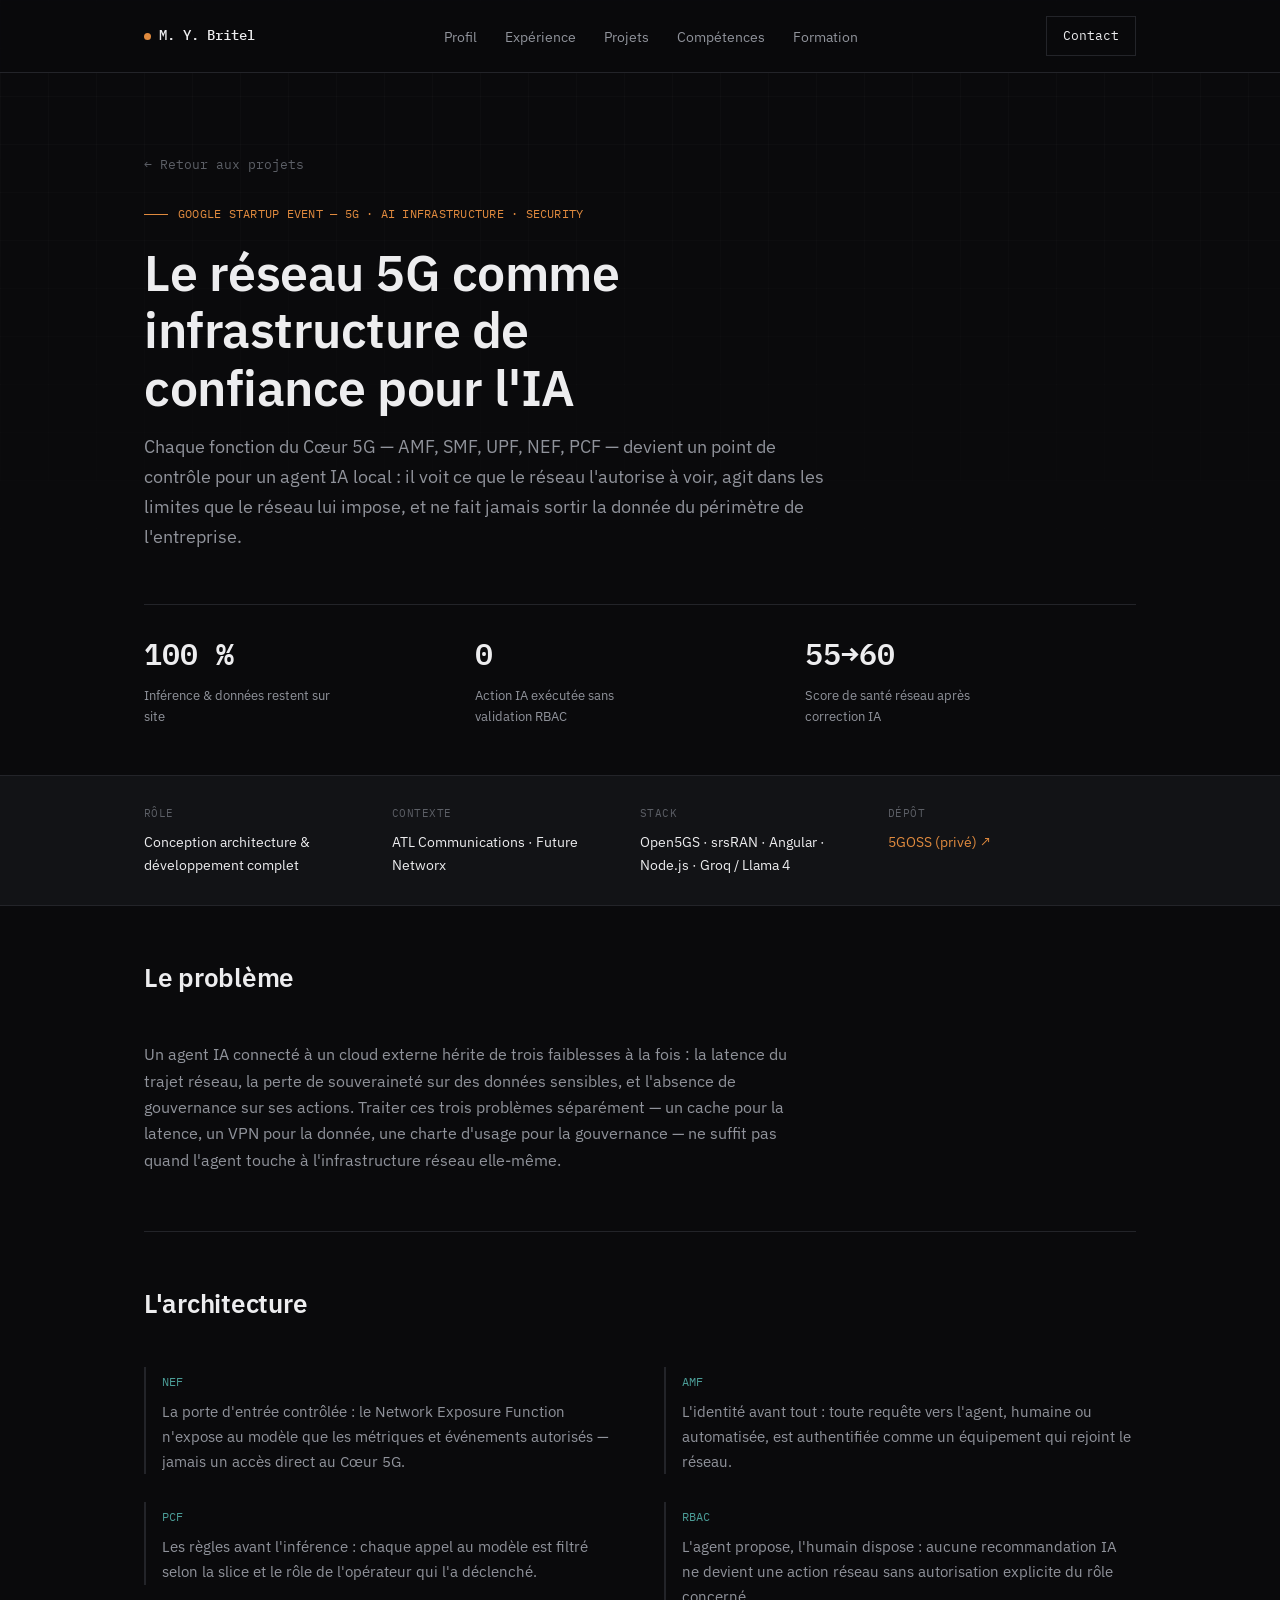
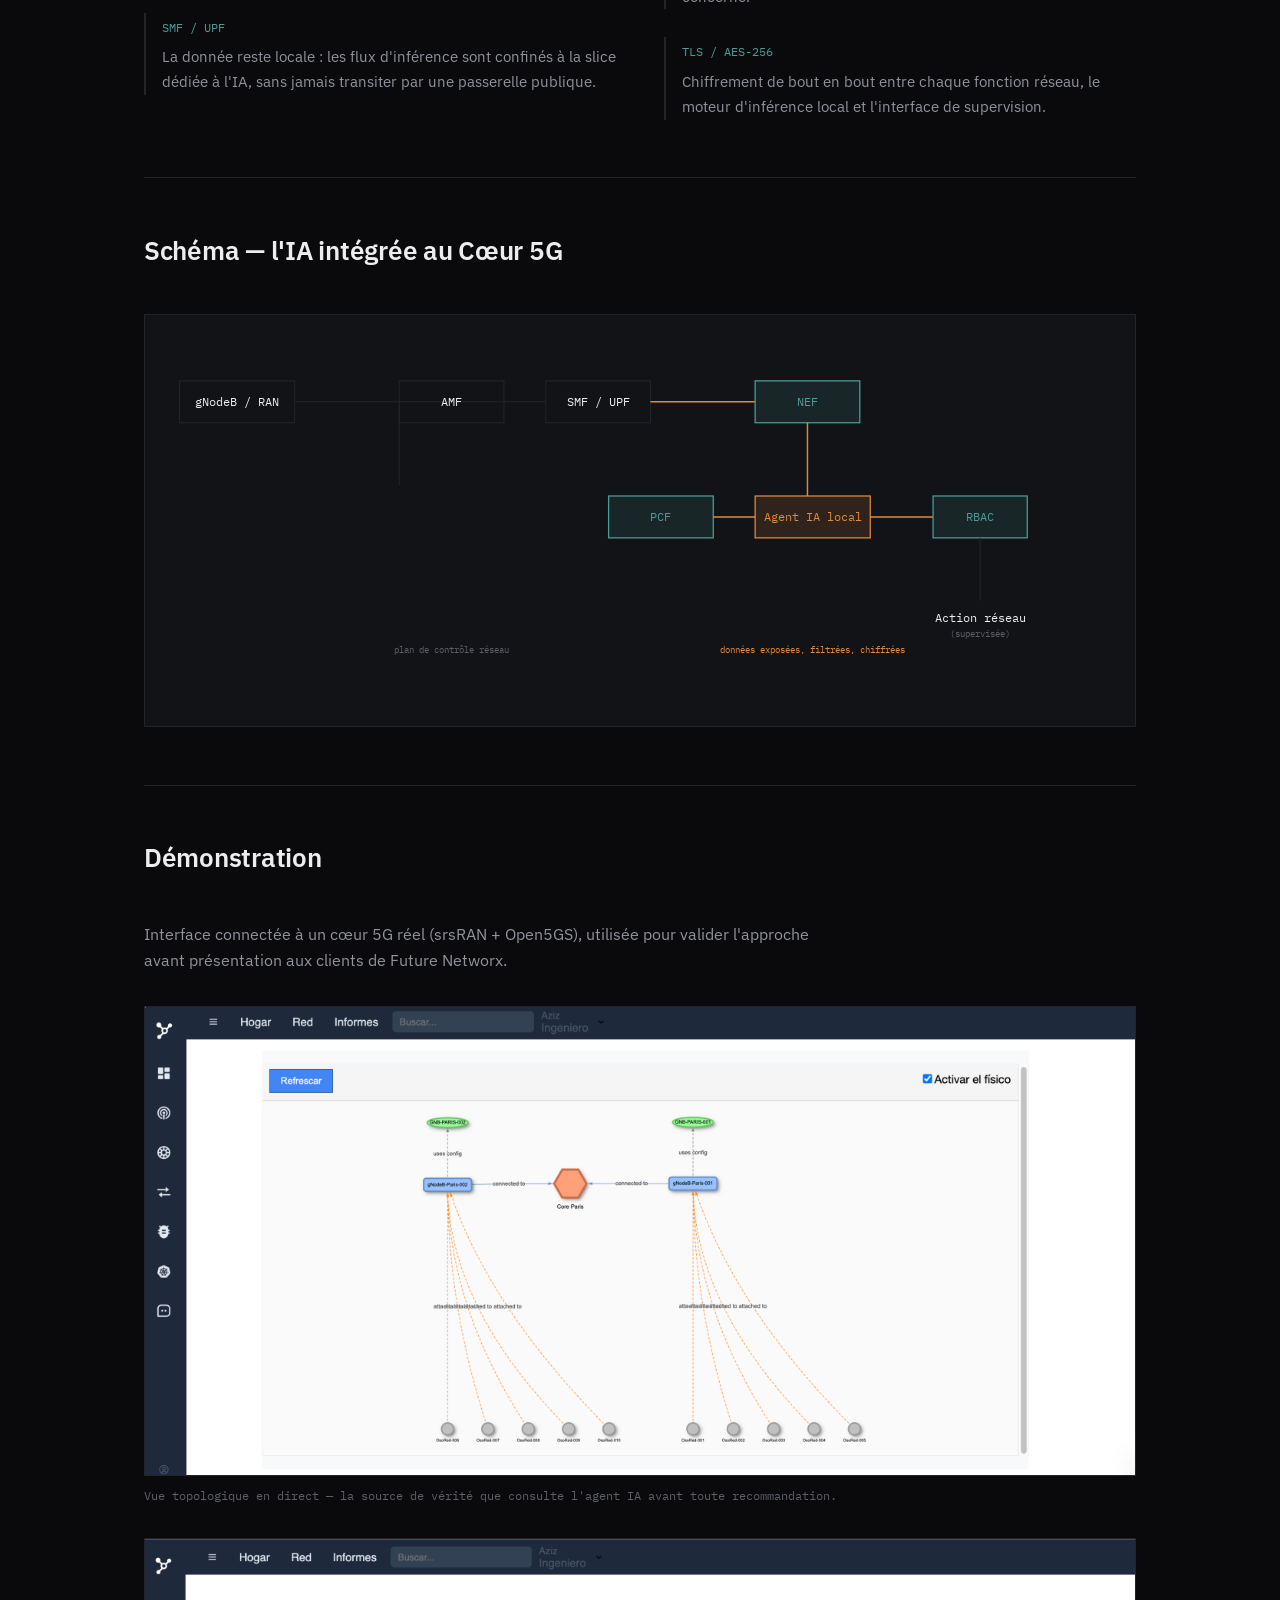
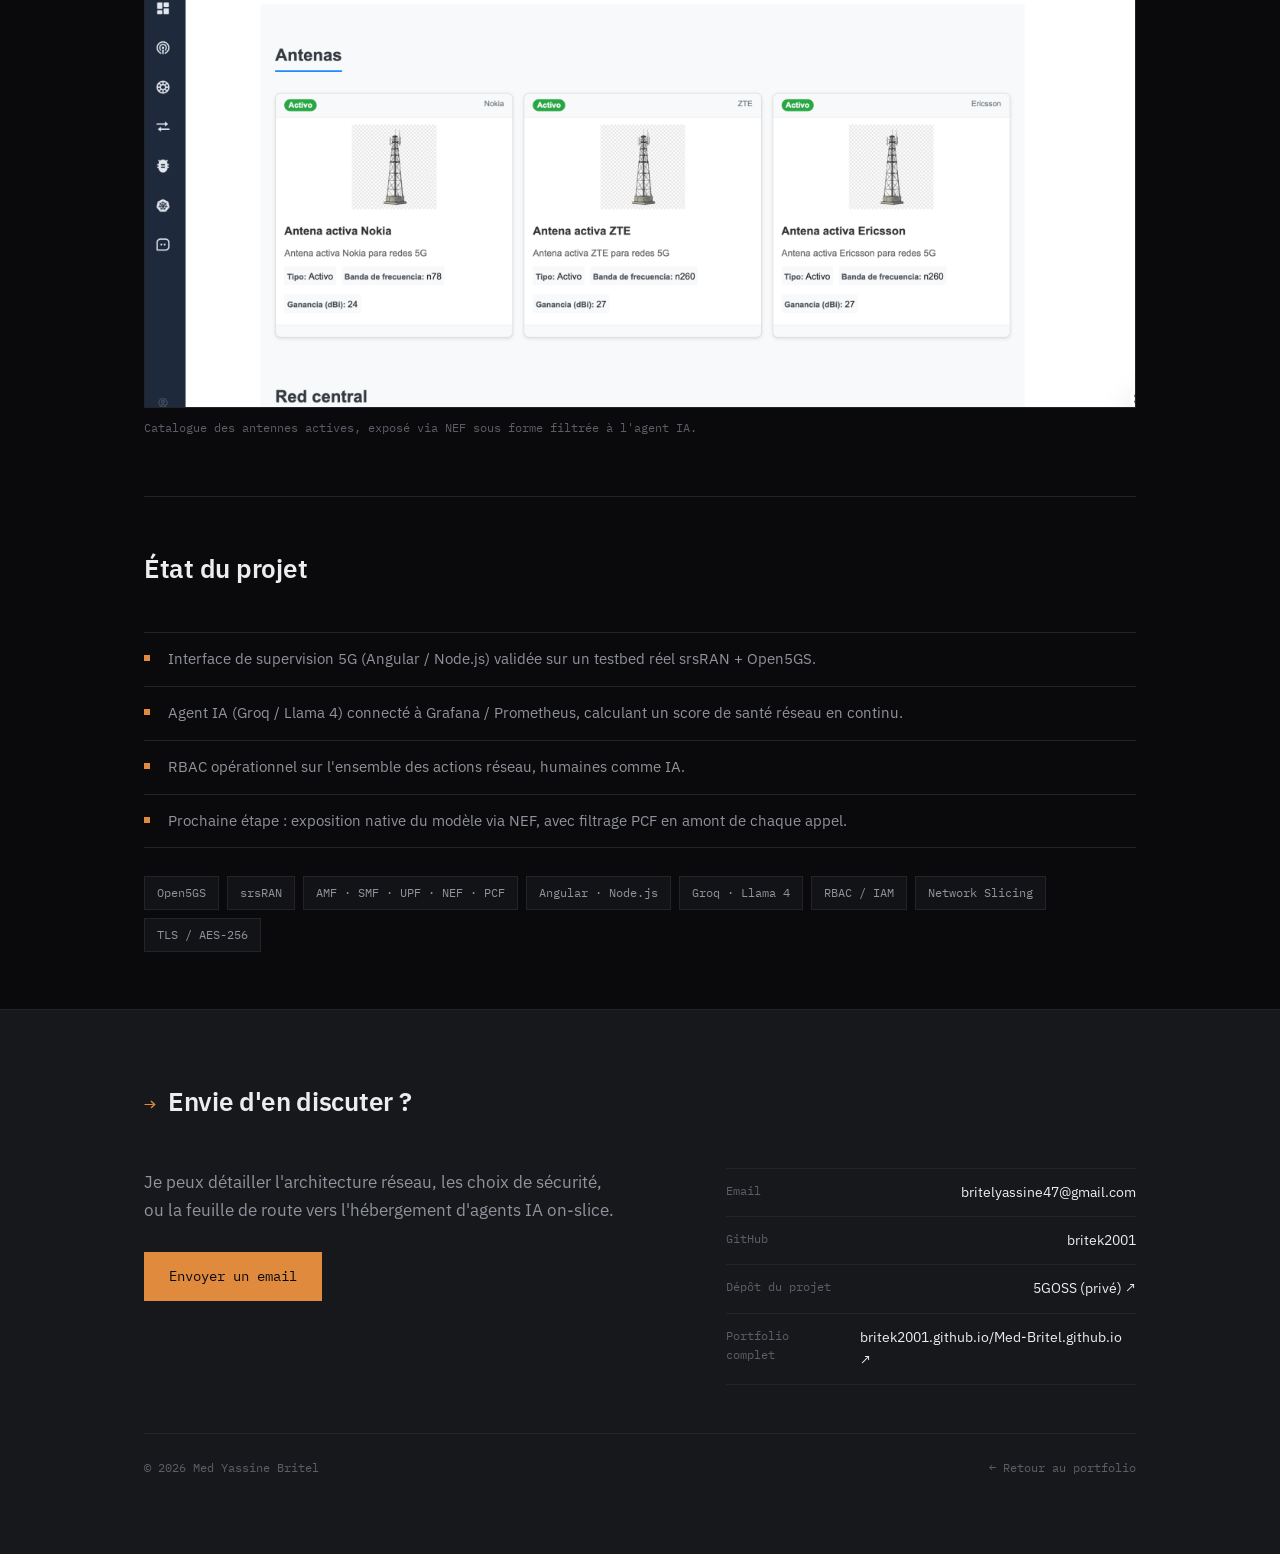
<file: index.html>
<!DOCTYPE html>
<html lang="fr">
<head>
<meta charset="UTF-8">
<meta name="viewport" content="width=device-width, initial-scale=1.0">
<title>Infrastructure 5G souveraine pour agents IA — Med Yassine Britel</title>
<meta name="description" content="Une architecture réseau 5G où les fonctions réseau exposent, filtrent et sécurisent un agent IA local — pitch pour événement startup Google.">
<link rel="stylesheet" href="style-dark.css">
</head>
<body>

<header class="site-nav">
  <div class="nav-row">
    <a href="index.html#top" class="nav-mark"><span class="dot"></span> M. Y. Britel</a>
    <ul class="nav-links">
      <li><a href="index.html#about">Profil</a></li>
      <li><a href="index.html#experience">Expérience</a></li>
      <li><a href="index.html#projects">Projets</a></li>
      <li><a href="index.html#skills">Compétences</a></li>
      <li><a href="index.html#education">Formation</a></li>
    </ul>
    <a href="index.html#contact" class="nav-cta">Contact</a>
  </div>
</header>

<main>

  <section class="hero">
    <div class="wrap">
      <div class="breadcrumb"><a href="index.html#projects">← Retour aux projets</a></div>
      <span class="eyebrow"><span class="seg"></span>GOOGLE STARTUP EVENT — 5G · AI INFRASTRUCTURE · SECURITY</span>
      <h1>Le réseau 5G comme infrastructure de confiance pour l'IA</h1>
      <p class="lead">Chaque fonction du Cœur 5G — AMF, SMF, UPF, NEF, PCF — devient un point de contrôle pour un agent IA local : il voit ce que le réseau l'autorise à voir, agit dans les limites que le réseau lui impose, et ne fait jamais sortir la donnée du périmètre de l'entreprise.</p>

      <div class="metrics">
        <div class="metric">
          <span class="metric-value">100&nbsp;%</span>
          <span class="metric-label">Inférence &amp; données restent sur site</span>
        </div>
        <div class="metric">
          <span class="metric-value">0</span>
          <span class="metric-label">Action IA exécutée sans validation RBAC</span>
        </div>
        <div class="metric">
          <span class="metric-value">55→60</span>
          <span class="metric-label">Score de santé réseau après correction IA</span>
        </div>
      </div>
    </div>
  </section>

  <section class="spec-strip">
    <div class="wrap spec-grid">
      <div class="spec-cell">
        <span class="spec-label">RÔLE</span>
        <span class="spec-value">Conception architecture &amp; développement complet</span>
      </div>
      <div class="spec-cell">
        <span class="spec-label">CONTEXTE</span>
        <span class="spec-value">ATL Communications · Future Networx</span>
      </div>
      <div class="spec-cell">
        <span class="spec-label">STACK</span>
        <span class="spec-value">Open5GS · srsRAN · Angular · Node.js · Groq / Llama 4</span>
      </div>
      <div class="spec-cell">
        <span class="spec-label">DÉPÔT</span>
        <span class="spec-value"><a href="https://github.com/britek2001/5GOSS" target="_blank" rel="noopener">5GOSS (privé) ↗</a></span>
      </div>
    </div>
  </section>

  <div class="wrap">

    <section class="block">
      <h2>Le problème</h2>
      <p>Un agent IA connecté à un cloud externe hérite de trois faiblesses à la fois&nbsp;: la latence du trajet réseau, la perte de souveraineté sur des données sensibles, et l'absence de gouvernance sur ses actions. Traiter ces trois problèmes séparément — un cache pour la latence, un VPN pour la donnée, une charte d'usage pour la gouvernance — ne suffit pas quand l'agent touche à l'infrastructure réseau elle-même.</p>
    </section>

    <section class="block">
      <h2>L'architecture</h2>
      <div class="two-col">
        <div class="col">
          <div class="feature">
            <span class="feature-tag">NEF</span>
            <p>La porte d'entrée contrôlée&nbsp;: le Network Exposure Function n'expose au modèle que les métriques et événements autorisés — jamais un accès direct au Cœur 5G.</p>
          </div>
          <div class="feature">
            <span class="feature-tag">PCF</span>
            <p>Les règles avant l'inférence&nbsp;: chaque appel au modèle est filtré selon la slice et le rôle de l'opérateur qui l'a déclenché.</p>
          </div>
          <div class="feature">
            <span class="feature-tag">SMF / UPF</span>
            <p>La donnée reste locale&nbsp;: les flux d'inférence sont confinés à la slice dédiée à l'IA, sans jamais transiter par une passerelle publique.</p>
          </div>
        </div>
        <div class="col">
          <div class="feature">
            <span class="feature-tag">AMF</span>
            <p>L'identité avant tout&nbsp;: toute requête vers l'agent, humaine ou automatisée, est authentifiée comme un équipement qui rejoint le réseau.</p>
          </div>
          <div class="feature">
            <span class="feature-tag">RBAC</span>
            <p>L'agent propose, l'humain dispose&nbsp;: aucune recommandation IA ne devient une action réseau sans autorisation explicite du rôle concerné.</p>
          </div>
          <div class="feature">
            <span class="feature-tag">TLS / AES-256</span>
            <p>Chiffrement de bout en bout entre chaque fonction réseau, le moteur d'inférence local et l'interface de supervision.</p>
          </div>
        </div>
      </div>
    </section>

    <section class="block">
      <h2>Schéma — l'IA intégrée au Cœur 5G</h2>
      <div class="diagram-frame">
        <svg viewBox="0 0 900 340" xmlns="http://www.w3.org/2000/svg" class="diagram">
          <line x1="120" y1="60" x2="220" y2="60" class="ln"/>
          <line x1="320" y1="60" x2="220" y2="60" class="ln"/>
          <line x1="220" y1="60" x2="220" y2="140" class="ln"/>

          <rect x="10" y="40" width="110" height="40" class="box"/>
          <text x="65" y="64" class="box-text">gNodeB / RAN</text>

          <rect x="220" y="40" width="100" height="40" class="box"/>
          <text x="270" y="64" class="box-text">AMF</text>

          <rect x="360" y="40" width="100" height="40" class="box"/>
          <text x="410" y="64" class="box-text">SMF / UPF</text>

          <line x1="320" y1="60" x2="360" y2="60" class="ln"/>
          <line x1="460" y1="60" x2="560" y2="60" class="ln-signal"/>

          <rect x="560" y="40" width="100" height="40" class="box-secure"/>
          <text x="610" y="64" class="box-text-secure">NEF</text>

          <line x1="610" y1="80" x2="610" y2="150" class="ln-signal"/>

          <rect x="420" y="150" width="100" height="40" class="box-secure"/>
          <text x="470" y="174" class="box-text-secure">PCF</text>
          <line x1="520" y1="170" x2="560" y2="170" class="ln-signal"/>

          <rect x="560" y="150" width="110" height="40" class="box-signal"/>
          <text x="615" y="174" class="box-text-signal">Agent IA local</text>

          <line x1="670" y1="170" x2="730" y2="170" class="ln-signal"/>

          <rect x="730" y="150" width="90" height="40" class="box-secure"/>
          <text x="775" y="174" class="box-text-secure">RBAC</text>

          <line x1="775" y1="190" x2="775" y2="250" class="ln"/>
          <text x="775" y="270" class="box-text">Action réseau</text>
          <text x="775" y="285" class="caption-text">(supervisée)</text>

          <text x="270" y="300" class="caption-text">plan de contrôle réseau</text>
          <text x="615" y="300" class="caption-text-signal">données exposées, filtrées, chiffrées</text>
        </svg>
      </div>
    </section>

    <section class="block">
      <h2>Démonstration</h2>
      <p>Interface connectée à un cœur 5G réel (srsRAN + Open5GS), utilisée pour valider l'approche avant présentation aux clients de Future Networx.</p>

      <figure class="shot">
        <img src="images/topologie-reseau.png" alt="Topologie réseau 5G en temps réel : deux gNodeB connectés à un Cœur 5G central, chacun relié à cinq objets réseau.">
        <figcaption>Vue topologique en direct — la source de vérité que consulte l'agent IA avant toute recommandation.</figcaption>
      </figure>

      <figure class="shot">
        <img src="images/antennes-oss.png" alt="Fiches techniques des antennes actives Nokia, ZTE et Ericsson : type, bande de fréquence et gain en dBi.">
        <figcaption>Catalogue des antennes actives, exposé via NEF sous forme filtrée à l'agent IA.</figcaption>
      </figure>
    </section>

    <section class="block">
      <h2>État du projet</h2>
      <ul class="checklist">
        <li>Interface de supervision 5G (Angular / Node.js) validée sur un testbed réel srsRAN + Open5GS.</li>
        <li>Agent IA (Groq / Llama 4) connecté à Grafana / Prometheus, calculant un score de santé réseau en continu.</li>
        <li>RBAC opérationnel sur l'ensemble des actions réseau, humaines comme IA.</li>
        <li>Prochaine étape&nbsp;: exposition native du modèle via NEF, avec filtrage PCF en amont de chaque appel.</li>
      </ul>
      <div class="stack-row">
        <span class="pill">Open5GS</span>
        <span class="pill">srsRAN</span>
        <span class="pill">AMF · SMF · UPF · NEF · PCF</span>
        <span class="pill">Angular · Node.js</span>
        <span class="pill">Groq · Llama 4</span>
        <span class="pill">RBAC / IAM</span>
        <span class="pill">Network Slicing</span>
        <span class="pill">TLS / AES-256</span>
      </div>
    </section>

  </div>

  <section id="contact" class="contact">
    <div class="wrap">
      <div class="contact-head">
        <span class="section-index">→</span>
        <h2>Envie d'en discuter&nbsp;?</h2>
      </div>
      <div class="contact-grid">
        <div>
          <p class="contact-lead">Je peux détailler l'architecture réseau, les choix de sécurité, ou la feuille de route vers l'hébergement d'agents IA on-slice.</p>
          <a href="mailto:britelyassine47@gmail.com" class="btn">Envoyer un email</a>
        </div>
        <ul class="contact-list">
          <li><span>Email</span><a href="mailto:britelyassine47@gmail.com">britelyassine47@gmail.com</a></li>
          <li><span>GitHub</span><a href="https://github.com/britek2001" target="_blank" rel="noopener">britek2001</a></li>
          <li><span>Dépôt du projet</span><a href="https://github.com/britek2001/5GOSS" target="_blank" rel="noopener">5GOSS (privé) ↗</a></li>
          <li><span>Portfolio complet</span><a href="index.html#top">britek2001.github.io/Med-Britel.github.io ↗</a></li>
        </ul>
      </div>
      <div class="footer-bottom">
        <span>© 2026 Med Yassine Britel</span>
        <a href="index.html#top">← Retour au portfolio</a>
      </div>
    </div>
  </section>

</main>

</body>
</html>
</file>
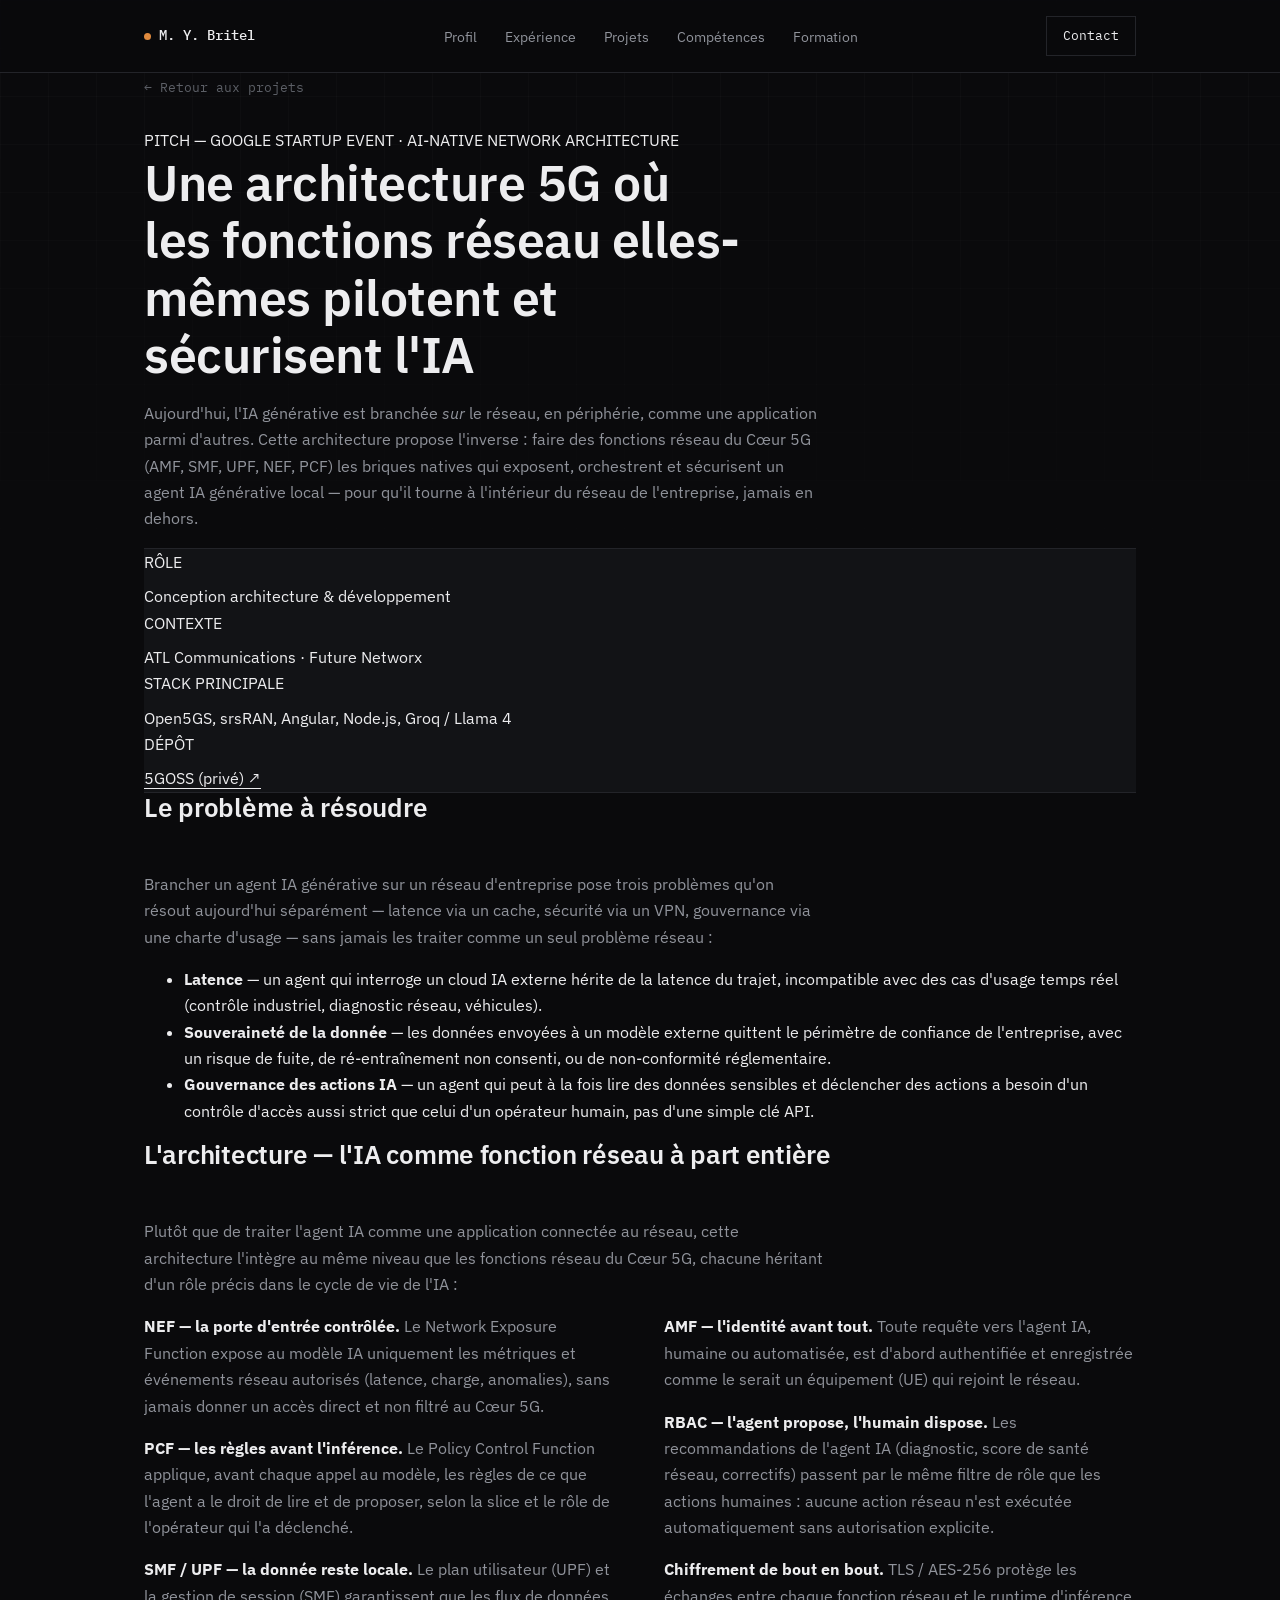
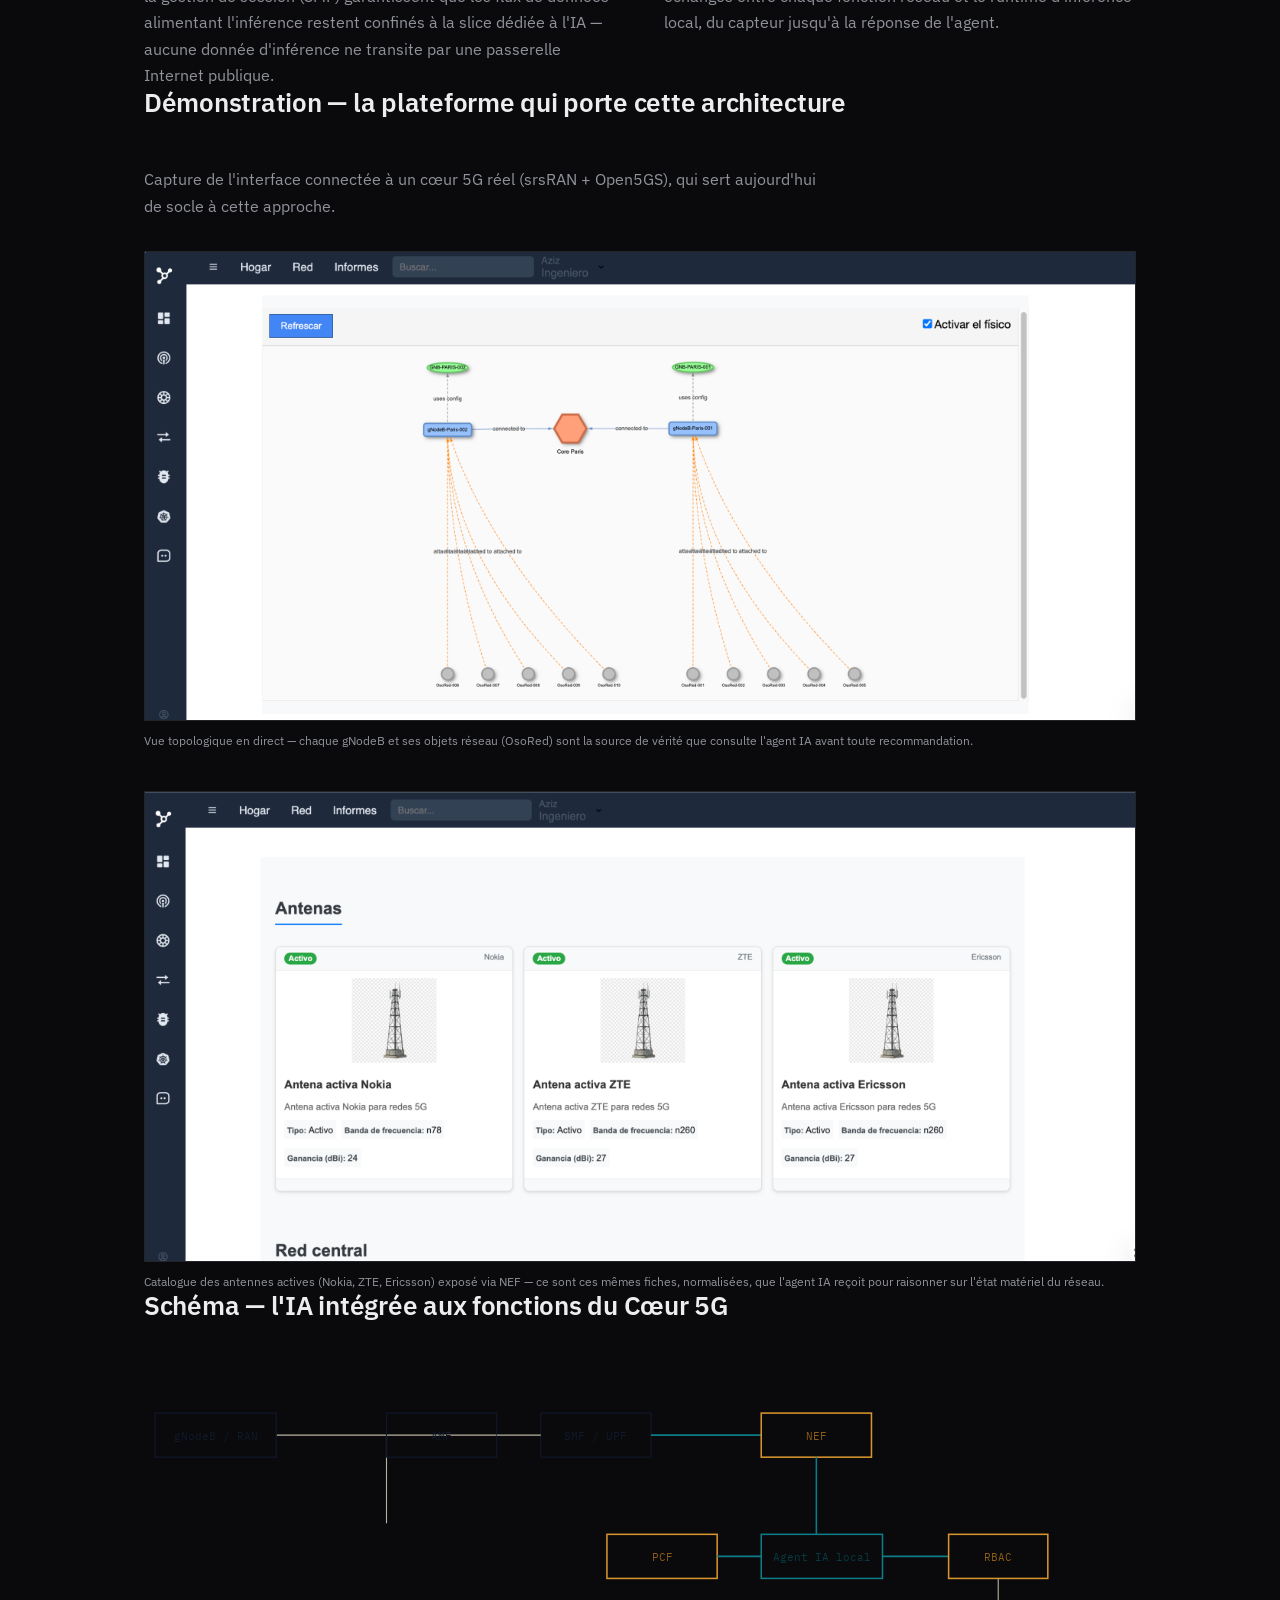
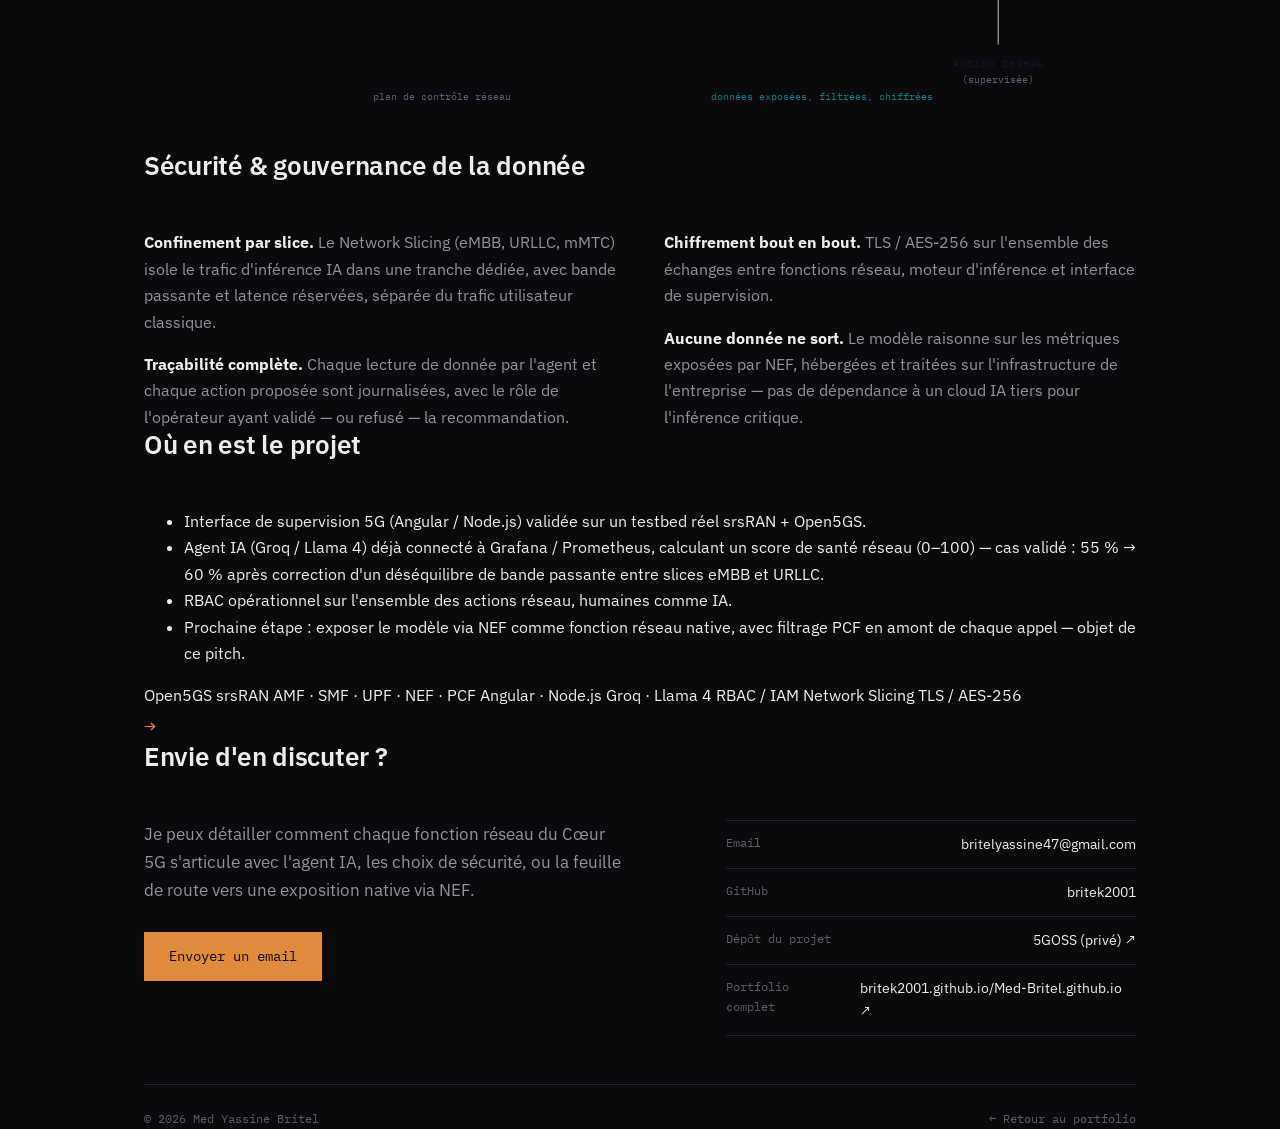
<file: ai-native-5g-architecture.html>
<!DOCTYPE html>
<html lang="fr">
<head>
<meta charset="UTF-8">
<meta name="viewport" content="width=device-width, initial-scale=1.0">
<title>Architecture 5G native IA — Med Yassine Britel</title>
<meta name="description" content="Une architecture réseau 5G où les fonctions réseau elles-mêmes prennent en charge l'IA générative et sécurisent la donnée — pitch pour événement startup Google.">
<link rel="stylesheet" href="style.css">
</head>
<body>

<header class="site-nav">
  <div class="nav-row">
    <a href="index.html#top" class="nav-mark"><span class="dot"></span> M. Y. Britel</a>
    <ul class="nav-links">
      <li><a href="index.html#about">Profil</a></li>
      <li><a href="index.html#experience">Expérience</a></li>
      <li><a href="index.html#projects">Projets</a></li>
      <li><a href="index.html#skills">Compétences</a></li>
      <li><a href="index.html#education">Formation</a></li>
    </ul>
    <a href="index.html#contact" class="nav-cta">Contact</a>
  </div>
</header>

<main>

  <section class="project-hero">
    <div class="wrap">
      <div class="breadcrumb"><a href="index.html#projects">← Retour aux projets</a></div>
      <span class="eyebrow-line"><span class="seg"></span> PITCH — GOOGLE STARTUP EVENT · AI-NATIVE NETWORK ARCHITECTURE</span>
      <h1>Une architecture 5G où les fonctions réseau elles-mêmes pilotent et sécurisent l'IA</h1>
      <p class="hero-lead">Aujourd'hui, l'IA générative est branchée <em>sur</em> le réseau, en périphérie, comme une application parmi d'autres. Cette architecture propose l'inverse&nbsp;: faire des fonctions réseau du Cœur 5G (AMF, SMF, UPF, NEF, PCF) les briques natives qui exposent, orchestrent et sécurisent un agent IA générative local — pour qu'il tourne à l'intérieur du réseau de l'entreprise, jamais en dehors.</p>

      <div class="spec-strip">
        <div class="spec-cell">
          <span class="label mono">RÔLE</span>
          <span class="value">Conception architecture &amp; développement</span>
        </div>
        <div class="spec-cell">
          <span class="label mono">CONTEXTE</span>
          <span class="value">ATL Communications · Future Networx</span>
        </div>
        <div class="spec-cell">
          <span class="label mono">STACK PRINCIPALE</span>
          <span class="value">Open5GS, srsRAN, Angular, Node.js, Groq / Llama 4</span>
        </div>
        <div class="spec-cell">
          <span class="label mono">DÉPÔT</span>
          <span class="value"><a href="https://github.com/britek2001/5GOSS" target="_blank" rel="noopener" style="border-bottom:1px solid var(--ink);">5GOSS (privé) ↗</a></span>
        </div>
      </div>
    </div>
  </section>

  <div class="wrap">

    <div class="pb-block">
      <h2>Le problème à résoudre</h2>
      <p>Brancher un agent IA générative sur un réseau d'entreprise pose trois problèmes qu'on résout aujourd'hui séparément — latence via un cache, sécurité via un VPN, gouvernance via une charte d'usage — sans jamais les traiter comme un seul problème réseau&nbsp;:</p>
      <ul>
        <li><strong style="color:var(--ink)">Latence</strong> — un agent qui interroge un cloud IA externe hérite de la latence du trajet, incompatible avec des cas d'usage temps réel (contrôle industriel, diagnostic réseau, véhicules).</li>
        <li><strong style="color:var(--ink)">Souveraineté de la donnée</strong> — les données envoyées à un modèle externe quittent le périmètre de confiance de l'entreprise, avec un risque de fuite, de ré-entraînement non consenti, ou de non-conformité réglementaire.</li>
        <li><strong style="color:var(--ink)">Gouvernance des actions IA</strong> — un agent qui peut à la fois lire des données sensibles et déclencher des actions a besoin d'un contrôle d'accès aussi strict que celui d'un opérateur humain, pas d'une simple clé API.</li>
      </ul>
    </div>

    <div class="pb-block">
      <h2>L'architecture — l'IA comme fonction réseau à part entière</h2>
      <p>Plutôt que de traiter l'agent IA comme une application connectée au réseau, cette architecture l'intègre au même niveau que les fonctions réseau du Cœur 5G, chacune héritant d'un rôle précis dans le cycle de vie de l'IA&nbsp;:</p>
      <div class="two-col">
        <div>
          <p><strong style="color:var(--ink)">NEF — la porte d'entrée contrôlée.</strong> Le Network Exposure Function expose au modèle IA uniquement les métriques et événements réseau autorisés (latence, charge, anomalies), sans jamais donner un accès direct et non filtré au Cœur 5G.</p>
          <p><strong style="color:var(--ink)">PCF — les règles avant l'inférence.</strong> Le Policy Control Function applique, avant chaque appel au modèle, les règles de ce que l'agent a le droit de lire et de proposer, selon la slice et le rôle de l'opérateur qui l'a déclenché.</p>
          <p><strong style="color:var(--ink)">SMF / UPF — la donnée reste locale.</strong> Le plan utilisateur (UPF) et la gestion de session (SMF) garantissent que les flux de données alimentant l'inférence restent confinés à la slice dédiée à l'IA — aucune donnée d'inférence ne transite par une passerelle Internet publique.</p>
        </div>
        <div>
          <p><strong style="color:var(--ink)">AMF — l'identité avant tout.</strong> Toute requête vers l'agent IA, humaine ou automatisée, est d'abord authentifiée et enregistrée comme le serait un équipement (UE) qui rejoint le réseau.</p>
          <p><strong style="color:var(--ink)">RBAC — l'agent propose, l'humain dispose.</strong> Les recommandations de l'agent IA (diagnostic, score de santé réseau, correctifs) passent par le même filtre de rôle que les actions humaines&nbsp;: aucune action réseau n'est exécutée automatiquement sans autorisation explicite.</p>
          <p><strong style="color:var(--ink)">Chiffrement de bout en bout.</strong> TLS / AES-256 protège les échanges entre chaque fonction réseau et le runtime d'inférence local, du capteur jusqu'à la réponse de l'agent.</p>
        </div>
      </div>
    </div>

    <div class="pb-block">
      <h2>Démonstration — la plateforme qui porte cette architecture</h2>
      <p>Capture de l'interface connectée à un cœur 5G réel (srsRAN + Open5GS), qui sert aujourd'hui de socle à cette approche.</p>

      <figure style="margin:32px 0 0 0;">
        <img src="images/topologie-reseau.png" alt="Topologie réseau 5G en temps réel : deux gNodeB (GNB-PARIS-001, GNB-PARIS-002) connectés à un Cœur 5G central, chacun relié à cinq objets réseau (OsoRed)." style="width:100%; height:auto; border:1px solid var(--rule, #B9B2A0); display:block;">
        <figcaption class="mono" style="font-size:12px; color:var(--muted,#5B6472); margin-top:10px;">Vue topologique en direct — chaque gNodeB et ses objets réseau (OsoRed) sont la source de vérité que consulte l'agent IA avant toute recommandation.</figcaption>
      </figure>

      <figure style="margin:40px 0 0 0;">
        <img src="images/antennes-oss.png" alt="Fiches techniques des antennes actives Nokia, ZTE et Ericsson : type, bande de fréquence et gain en dBi." style="width:100%; height:auto; border:1px solid var(--rule, #B9B2A0); display:block;">
        <figcaption class="mono" style="font-size:12px; color:var(--muted,#5B6472); margin-top:10px;">Catalogue des antennes actives (Nokia, ZTE, Ericsson) exposé via NEF — ce sont ces mêmes fiches, normalisées, que l'agent IA reçoit pour raisonner sur l'état matériel du réseau.</figcaption>
      </figure>
    </div>

    <div class="pb-block">
      <h2>Schéma — l'IA intégrée aux fonctions du Cœur 5G</h2>
      <div class="arch-diagram">
        <svg viewBox="0 0 900 340" xmlns="http://www.w3.org/2000/svg" style="width:100%; height:auto; font-family:'IBM Plex Mono', monospace;">
          <!-- top row: RAN + core functions -->
          <line x1="120" y1="60" x2="220" y2="60" stroke="#B9B2A0" stroke-width="1"/>
          <line x1="320" y1="60" x2="220" y2="60" stroke="#B9B2A0" stroke-width="1"/>
          <line x1="220" y1="60" x2="220" y2="140" stroke="#B9B2A0" stroke-width="1"/>

          <rect x="10" y="40" width="110" height="40" fill="none" stroke="#10192B"/>
          <text x="65" y="64" text-anchor="middle" font-size="10" fill="#10192B">gNodeB / RAN</text>

          <rect x="220" y="40" width="100" height="40" fill="none" stroke="#10192B"/>
          <text x="270" y="64" text-anchor="middle" font-size="10" fill="#10192B">AMF</text>

          <rect x="360" y="40" width="100" height="40" fill="none" stroke="#10192B"/>
          <text x="410" y="64" text-anchor="middle" font-size="10" fill="#10192B">SMF / UPF</text>

          <line x1="320" y1="60" x2="360" y2="60" stroke="#B9B2A0" stroke-width="1"/>
          <line x1="460" y1="60" x2="560" y2="60" stroke="#0E7C86" stroke-width="1.4"/>

          <!-- NEF gate -->
          <rect x="560" y="40" width="100" height="40" fill="none" stroke="#D8952E" stroke-width="1.4"/>
          <text x="610" y="64" text-anchor="middle" font-size="10" fill="#8a5c14">NEF</text>

          <line x1="610" y1="80" x2="610" y2="150" stroke="#0E7C86" stroke-width="1.4"/>

          <!-- PCF -->
          <rect x="420" y="150" width="100" height="40" fill="none" stroke="#D8952E" stroke-width="1.4"/>
          <text x="470" y="174" text-anchor="middle" font-size="10" fill="#8a5c14">PCF</text>
          <line x1="520" y1="170" x2="560" y2="170" stroke="#0E7C86" stroke-width="1.4"/>

          <!-- AI agent -->
          <rect x="560" y="150" width="110" height="40" fill="none" stroke="#0E7C86" stroke-width="1.4"/>
          <text x="615" y="174" text-anchor="middle" font-size="10" fill="#063A40">Agent IA local</text>

          <line x1="670" y1="170" x2="730" y2="170" stroke="#0E7C86" stroke-width="1.4"/>

          <!-- RBAC -->
          <rect x="730" y="150" width="90" height="40" fill="none" stroke="#D8952E" stroke-width="1.4"/>
          <text x="775" y="174" text-anchor="middle" font-size="10" fill="#8a5c14">RBAC</text>

          <line x1="775" y1="190" x2="775" y2="250" stroke="#B9B2A0" stroke-width="1"/>
          <text x="775" y="270" text-anchor="middle" font-size="10" fill="#10192B">Action réseau</text>
          <text x="775" y="285" text-anchor="middle" font-size="9" fill="#5B6472">(supervisée)</text>

          <text x="270" y="300" text-anchor="middle" font-size="9" fill="#5B6472">plan de contrôle réseau</text>
          <text x="615" y="300" text-anchor="middle" font-size="9" fill="#0E7C86">données exposées, filtrées, chiffrées</text>
        </svg>
      </div>
    </div>

    <div class="pb-block">
      <h2>Sécurité &amp; gouvernance de la donnée</h2>
      <div class="two-col">
        <div>
          <p><strong style="color:var(--ink)">Confinement par slice.</strong> Le Network Slicing (eMBB, URLLC, mMTC) isole le trafic d'inférence IA dans une tranche dédiée, avec bande passante et latence réservées, séparée du trafic utilisateur classique.</p>
          <p><strong style="color:var(--ink)">Traçabilité complète.</strong> Chaque lecture de donnée par l'agent et chaque action proposée sont journalisées, avec le rôle de l'opérateur ayant validé — ou refusé — la recommandation.</p>
        </div>
        <div>
          <p><strong style="color:var(--ink)">Chiffrement bout en bout.</strong> TLS / AES-256 sur l'ensemble des échanges entre fonctions réseau, moteur d'inférence et interface de supervision.</p>
          <p><strong style="color:var(--ink)">Aucune donnée ne sort.</strong> Le modèle raisonne sur les métriques exposées par NEF, hébergées et traitées sur l'infrastructure de l'entreprise — pas de dépendance à un cloud IA tiers pour l'inférence critique.</p>
        </div>
      </div>
    </div>

    <div class="pb-block">
      <h2>Où en est le projet</h2>
      <ul>
        <li>Interface de supervision 5G (Angular / Node.js) validée sur un testbed réel srsRAN + Open5GS.</li>
        <li>Agent IA (Groq / Llama 4) déjà connecté à Grafana / Prometheus, calculant un score de santé réseau (0–100) — cas validé&nbsp;: 55&nbsp;% → 60&nbsp;% après correction d'un déséquilibre de bande passante entre slices eMBB et URLLC.</li>
        <li>RBAC opérationnel sur l'ensemble des actions réseau, humaines comme IA.</li>
        <li>Prochaine étape&nbsp;: exposer le modèle via NEF comme fonction réseau native, avec filtrage PCF en amont de chaque appel — objet de ce pitch.</li>
      </ul>
      <div class="stack-pills">
        <span class="tag">Open5GS</span>
        <span class="tag">srsRAN</span>
        <span class="tag">AMF · SMF · UPF · NEF · PCF</span>
        <span class="tag">Angular · Node.js</span>
        <span class="tag">Groq · Llama 4</span>
        <span class="tag">RBAC / IAM</span>
        <span class="tag">Network Slicing</span>
        <span class="tag">TLS / AES-256</span>
      </div>
    </div>

  </div>

  <section id="contact" class="contact-section">
    <div class="wrap">
      <div class="section-head">
        <span class="section-index">→</span>
        <h2>Envie d'en discuter ?</h2>
      </div>
      <div class="contact-grid">
        <div>
          <p class="contact-lead">Je peux détailler comment chaque fonction réseau du Cœur 5G s'articule avec l'agent IA, les choix de sécurité, ou la feuille de route vers une exposition native via NEF.</p>
          <a href="mailto:britelyassine47@gmail.com" class="btn btn-primary">Envoyer un email</a>
        </div>
        <ul class="contact-list">
          <li><span>Email</span><a href="mailto:britelyassine47@gmail.com">britelyassine47@gmail.com</a></li>
          <li><span>GitHub</span><a href="https://github.com/britek2001" target="_blank" rel="noopener">britek2001</a></li>
          <li><span>Dépôt du projet</span><a href="https://github.com/britek2001/5GOSS" target="_blank" rel="noopener">5GOSS (privé) ↗</a></li>
          <li><span>Portfolio complet</span><a href="index.html#top">britek2001.github.io/Med-Britel.github.io ↗</a></li>
        </ul>
      </div>
      <div class="footer-bottom">
        <span>© 2026 Med Yassine Britel</span>
        <span><a href="index.html#top" style="color:inherit;">← Retour au portfolio</a></span>
      </div>
    </div>
  </section>

</main>

</body>
</html>
</file>
<file: style-dark.css>
/* =========================================================
   M. Y. Britel — 5G × AI infrastructure pitch (dark theme)
   IBM Plex Sans / Mono · warm-black surface · copper + teal accents
   ========================================================= */

@import url('https://fonts.googleapis.com/css2?family=IBM+Plex+Sans:wght@400;500;600;700&family=IBM+Plex+Mono:wght@400;500;600&display=swap');

:root {
  --bg: #0A0A0C;
  --bg-panel: #121316;
  --bg-panel-raised: #17181C;
  --ink: #EDEDEF;
  --muted: #90939B;
  --muted-dim: #5C5F66;
  --rule: #232429;

  --signal: #E08A3E;        /* copper — AI / inference */
  --signal-dim: rgba(224, 138, 62, 0.14);
  --secure: #4B9C97;        /* muted teal — security / control */
  --secure-dim: rgba(75, 156, 151, 0.14);

  --font-sans: 'IBM Plex Sans', -apple-system, BlinkMacSystemFont, 'Segoe UI', sans-serif;
  --font-mono: 'IBM Plex Mono', ui-monospace, SFMono-Regular, Menlo, monospace;

  --grid: 48px;
  --nav-h: 72px;
}

*, *::before, *::after { box-sizing: border-box; }
html { scroll-behavior: smooth; }

body {
  margin: 0;
  background: var(--bg);
  color: var(--ink);
  font-family: var(--font-sans);
  font-size: 16px;
  line-height: 1.65;
  -webkit-font-smoothing: antialiased;
}

/* faint engineering grid texture on the base surface */
body::before {
  content: "";
  position: fixed;
  inset: 0;
  pointer-events: none;
  z-index: 0;
  background-image:
    linear-gradient(rgba(255,255,255,0.025) 1px, transparent 1px),
    linear-gradient(90deg, rgba(255,255,255,0.025) 1px, transparent 1px);
  background-size: var(--grid) var(--grid);
  mask-image: linear-gradient(to bottom, black, transparent 640px);
}

main { position: relative; z-index: 1; }

a { color: var(--ink); text-decoration: none; }

h1, h2 {
  font-family: var(--font-sans);
  font-weight: 600;
  line-height: 1.15;
  letter-spacing: -0.01em;
  margin: 0 0 16px 0;
}

h1 { font-size: clamp(32px, 4.4vw, 50px); max-width: 20ch; }
h2 { font-size: clamp(21px, 2.4vw, 26px); margin-bottom: var(--grid); }

p { margin: 0 0 16px 0; color: var(--muted); max-width: 68ch; }
p:last-child { margin-bottom: 0; }

.wrap {
  max-width: 1040px;
  margin: 0 auto;
  padding: 0 24px;
  position: relative;
  z-index: 1;
}

/* ---------- Nav ---------- */

.site-nav {
  position: sticky;
  top: 0;
  z-index: 50;
  background: rgba(10, 10, 12, 0.85);
  backdrop-filter: blur(8px);
  border-bottom: 1px solid var(--rule);
}

.nav-row {
  max-width: 1040px;
  margin: 0 auto;
  height: var(--nav-h);
  padding: 0 24px;
  display: flex;
  align-items: center;
  justify-content: space-between;
  gap: 24px;
}

.nav-mark {
  display: flex;
  align-items: center;
  gap: 8px;
  font-family: var(--font-mono);
  font-size: 14px;
  font-weight: 500;
  white-space: nowrap;
}

.nav-mark .dot {
  width: 7px;
  height: 7px;
  border-radius: 50%;
  background: var(--signal);
  display: inline-block;
}

.nav-links {
  list-style: none;
  display: flex;
  gap: 28px;
  margin: 0;
  padding: 0;
  flex: 1;
  justify-content: center;
}

.nav-links a { font-size: 14px; color: var(--muted); transition: color .15s ease; }
.nav-links a:hover { color: var(--ink); }

.nav-cta {
  font-family: var(--font-mono);
  font-size: 13px;
  padding: 8px 16px;
  border: 1px solid var(--rule);
  white-space: nowrap;
  transition: border-color .15s ease, color .15s ease;
}

.nav-cta:hover { border-color: var(--signal); color: var(--signal); }

@media (max-width: 720px) { .nav-links { display: none; } }

/* ---------- Hero ---------- */

.hero { padding: calc(var(--grid) * 1.6) 0 var(--grid) 0; }

.breadcrumb { margin-bottom: 28px; }
.breadcrumb a { font-family: var(--font-mono); font-size: 13px; color: var(--muted-dim); }
.breadcrumb a:hover { color: var(--signal); }

.eyebrow {
  display: flex;
  align-items: center;
  gap: 10px;
  font-family: var(--font-mono);
  font-size: 12px;
  letter-spacing: 0.02em;
  color: var(--signal);
  margin-bottom: 20px;
}

.eyebrow .seg { width: 24px; height: 1px; background: var(--signal); display: inline-block; }

.lead {
  font-size: 18px;
  color: var(--muted);
  margin-top: 8px;
  margin-bottom: calc(var(--grid) * 1.1);
  max-width: 62ch;
}

.metrics {
  display: grid;
  grid-template-columns: repeat(3, 1fr);
  border-top: 1px solid var(--rule);
}

.metric {
  display: flex;
  flex-direction: column;
  gap: 6px;
  padding: 24px 24px 0 0;
}

.metric-value {
  font-family: var(--font-mono);
  font-size: 30px;
  font-weight: 600;
  color: var(--ink);
}

.metric-label {
  font-size: 13px;
  color: var(--muted);
  max-width: 24ch;
}

@media (max-width: 720px) {
  .metrics { grid-template-columns: 1fr; row-gap: 20px; }
}

/* ---------- Spec strip ---------- */

.spec-strip {
  background: var(--bg-panel);
  border-top: 1px solid var(--rule);
  border-bottom: 1px solid var(--rule);
}

.spec-grid {
  display: grid;
  grid-template-columns: repeat(4, 1fr);
  padding: 28px 24px;
}

.spec-cell { display: flex; flex-direction: column; gap: 8px; padding-right: 20px; }
.spec-label { font-family: var(--font-mono); font-size: 11px; letter-spacing: 0.04em; color: var(--muted-dim); }
.spec-value { font-size: 14px; color: var(--ink); }
.spec-value a { color: var(--signal); border-bottom: 1px solid transparent; }
.spec-value a:hover { border-bottom-color: var(--signal); }

@media (max-width: 780px) { .spec-grid { grid-template-columns: 1fr 1fr; row-gap: 22px; } }
@media (max-width: 460px) { .spec-grid { grid-template-columns: 1fr; } }

/* ---------- Content blocks ---------- */

.block { padding: calc(var(--grid) * 1.2) 0; border-bottom: 1px solid var(--rule); }
.block:last-of-type { border-bottom: none; }

.two-col { display: grid; grid-template-columns: 1fr 1fr; gap: 48px; }
@media (max-width: 720px) { .two-col { grid-template-columns: 1fr; gap: 8px; } }

.col { display: flex; flex-direction: column; gap: 28px; }

.feature { padding-left: 16px; border-left: 2px solid var(--rule); }

.feature-tag {
  display: inline-block;
  font-family: var(--font-mono);
  font-size: 12px;
  color: var(--secure);
  margin-bottom: 8px;
}

.feature p { color: var(--muted); font-size: 15px; }

/* ---------- Diagram ---------- */

.diagram-frame {
  background: var(--bg-panel);
  border: 1px solid var(--rule);
  padding: 24px;
}

.diagram { width: 100%; height: auto; font-family: var(--font-mono); }

.ln { stroke: var(--rule); stroke-width: 1; }
.ln-signal { stroke: var(--signal); stroke-width: 1.4; }

.box { fill: none; stroke: var(--rule); stroke-width: 1; }
.box-secure { fill: var(--secure-dim); stroke: var(--secure); stroke-width: 1.2; }
.box-signal { fill: var(--signal-dim); stroke: var(--signal); stroke-width: 1.2; }

.box-text { font-size: 11px; fill: var(--ink); text-anchor: middle; }
.box-text-secure { font-size: 11px; fill: var(--secure); text-anchor: middle; }
.box-text-signal { font-size: 11px; fill: var(--signal); text-anchor: middle; }

.caption-text { font-size: 9px; fill: var(--muted-dim); text-anchor: middle; }
.caption-text-signal { font-size: 9px; fill: var(--signal); text-anchor: middle; }

/* ---------- Screenshots ---------- */

.shot { margin: 32px 0 0 0; }
.shot img { width: 100%; height: auto; display: block; border: 1px solid var(--rule); }
.shot figcaption {
  font-family: var(--font-mono);
  font-size: 12px;
  color: var(--muted-dim);
  margin-top: 10px;
}

/* ---------- Checklist / pills ---------- */

.checklist { list-style: none; margin: 0; padding: 0; }
.checklist li {
  position: relative;
  padding: 14px 0 14px 24px;
  border-bottom: 1px solid var(--rule);
  color: var(--muted);
  font-size: 15px;
}
.checklist li:first-child { border-top: 1px solid var(--rule); }
.checklist li::before {
  content: "";
  position: absolute;
  left: 0;
  top: 22px;
  width: 6px;
  height: 6px;
  background: var(--signal);
}

.stack-row { display: flex; flex-wrap: wrap; gap: 8px; margin-top: 28px; }

.pill {
  font-family: var(--font-mono);
  font-size: 12px;
  color: var(--muted);
  border: 1px solid var(--rule);
  padding: 6px 12px;
  background: var(--bg-panel);
}

/* ---------- Contact ---------- */

.contact { background: var(--bg-panel-raised); border-top: 1px solid var(--rule); padding: calc(var(--grid) * 1.6) 0; }

.contact-head { display: flex; align-items: baseline; gap: 12px; margin-bottom: var(--grid); }
.section-index { font-family: var(--font-mono); color: var(--signal); font-size: 20px; }
.contact h2 { margin: 0; }

.contact-grid {
  display: grid;
  grid-template-columns: 1.3fr 1fr;
  gap: 48px;
  padding-bottom: var(--grid);
  border-bottom: 1px solid var(--rule);
}

@media (max-width: 720px) { .contact-grid { grid-template-columns: 1fr; gap: 32px; } }

.contact-lead { color: var(--muted); font-size: 17px; max-width: 48ch; margin-bottom: 28px; }

.btn {
  display: inline-block;
  font-family: var(--font-mono);
  font-size: 14px;
  padding: 12px 24px;
  background: var(--signal);
  color: var(--bg);
  border: 1px solid var(--signal);
  transition: background .15s ease, color .15s ease;
}

.btn:hover { background: transparent; color: var(--signal); }

.contact-list { list-style: none; margin: 0; padding: 0; }
.contact-list li {
  display: flex;
  justify-content: space-between;
  gap: 16px;
  padding: 12px 0;
  border-bottom: 1px solid var(--rule);
  font-size: 14px;
}
.contact-list li:first-child { border-top: 1px solid var(--rule); }
.contact-list span { color: var(--muted-dim); font-family: var(--font-mono); font-size: 12px; }
.contact-list a { color: var(--ink); }
.contact-list a:hover { color: var(--signal); }

.footer-bottom {
  display: flex;
  justify-content: space-between;
  padding-top: 24px;
  font-family: var(--font-mono);
  font-size: 12px;
  color: var(--muted-dim);
}
.footer-bottom a { color: var(--muted-dim); }
.footer-bottom a:hover { color: var(--ink); }

@media (max-width: 480px) { .footer-bottom { flex-direction: column; gap: 8px; } }

/* ---------- Accessibility ---------- */

a:focus-visible, button:focus-visible {
  outline: 2px solid var(--signal);
  outline-offset: 2px;
}

@media (prefers-reduced-motion: reduce) {
  html { scroll-behavior: auto; }
  * { transition: none !important; }
}
</file>
<file: style.css>
/* =========================================================
   M. Y. Britel — 5G × AI infrastructure pitch (dark theme)
   IBM Plex Sans / Mono · warm-black surface · copper + teal accents
   ========================================================= */

@import url('https://fonts.googleapis.com/css2?family=IBM+Plex+Sans:wght@400;500;600;700&family=IBM+Plex+Mono:wght@400;500;600&display=swap');

:root {
  --bg: #0A0A0C;
  --bg-panel: #121316;
  --bg-panel-raised: #17181C;
  --ink: #EDEDEF;
  --muted: #90939B;
  --muted-dim: #5C5F66;
  --rule: #232429;

  --signal: #E08A3E;        /* copper — AI / inference */
  --signal-dim: rgba(224, 138, 62, 0.14);
  --secure: #4B9C97;        /* muted teal — security / control */
  --secure-dim: rgba(75, 156, 151, 0.14);

  --font-sans: 'IBM Plex Sans', -apple-system, BlinkMacSystemFont, 'Segoe UI', sans-serif;
  --font-mono: 'IBM Plex Mono', ui-monospace, SFMono-Regular, Menlo, monospace;

  --grid: 48px;
  --nav-h: 72px;
}

*, *::before, *::after { box-sizing: border-box; }
html { scroll-behavior: smooth; }

body {
  margin: 0;
  background: var(--bg);
  color: var(--ink);
  font-family: var(--font-sans);
  font-size: 16px;
  line-height: 1.65;
  -webkit-font-smoothing: antialiased;
}

/* faint engineering grid texture on the base surface */
body::before {
  content: "";
  position: fixed;
  inset: 0;
  pointer-events: none;
  z-index: 0;
  background-image:
    linear-gradient(rgba(255,255,255,0.025) 1px, transparent 1px),
    linear-gradient(90deg, rgba(255,255,255,0.025) 1px, transparent 1px);
  background-size: var(--grid) var(--grid);
  mask-image: linear-gradient(to bottom, black, transparent 640px);
}

main { position: relative; z-index: 1; }

a { color: var(--ink); text-decoration: none; }

h1, h2 {
  font-family: var(--font-sans);
  font-weight: 600;
  line-height: 1.15;
  letter-spacing: -0.01em;
  margin: 0 0 16px 0;
}

h1 { font-size: clamp(32px, 4.4vw, 50px); max-width: 20ch; }
h2 { font-size: clamp(21px, 2.4vw, 26px); margin-bottom: var(--grid); }

p { margin: 0 0 16px 0; color: var(--muted); max-width: 68ch; }
p:last-child { margin-bottom: 0; }

.wrap {
  max-width: 1040px;
  margin: 0 auto;
  padding: 0 24px;
  position: relative;
  z-index: 1;
}

/* ---------- Nav ---------- */

.site-nav {
  position: sticky;
  top: 0;
  z-index: 50;
  background: rgba(10, 10, 12, 0.85);
  backdrop-filter: blur(8px);
  border-bottom: 1px solid var(--rule);
}

.nav-row {
  max-width: 1040px;
  margin: 0 auto;
  height: var(--nav-h);
  padding: 0 24px;
  display: flex;
  align-items: center;
  justify-content: space-between;
  gap: 24px;
}

.nav-mark {
  display: flex;
  align-items: center;
  gap: 8px;
  font-family: var(--font-mono);
  font-size: 14px;
  font-weight: 500;
  white-space: nowrap;
}

.nav-mark .dot {
  width: 7px;
  height: 7px;
  border-radius: 50%;
  background: var(--signal);
  display: inline-block;
}

.nav-links {
  list-style: none;
  display: flex;
  gap: 28px;
  margin: 0;
  padding: 0;
  flex: 1;
  justify-content: center;
}

.nav-links a { font-size: 14px; color: var(--muted); transition: color .15s ease; }
.nav-links a:hover { color: var(--ink); }

.nav-cta {
  font-family: var(--font-mono);
  font-size: 13px;
  padding: 8px 16px;
  border: 1px solid var(--rule);
  white-space: nowrap;
  transition: border-color .15s ease, color .15s ease;
}

.nav-cta:hover { border-color: var(--signal); color: var(--signal); }

@media (max-width: 720px) { .nav-links { display: none; } }

/* ---------- Hero ---------- */

.hero { padding: calc(var(--grid) * 1.6) 0 var(--grid) 0; }

.breadcrumb { margin-bottom: 28px; }
.breadcrumb a { font-family: var(--font-mono); font-size: 13px; color: var(--muted-dim); }
.breadcrumb a:hover { color: var(--signal); }

.eyebrow {
  display: flex;
  align-items: center;
  gap: 10px;
  font-family: var(--font-mono);
  font-size: 12px;
  letter-spacing: 0.02em;
  color: var(--signal);
  margin-bottom: 20px;
}

.eyebrow .seg { width: 24px; height: 1px; background: var(--signal); display: inline-block; }

.lead {
  font-size: 18px;
  color: var(--muted);
  margin-top: 8px;
  margin-bottom: calc(var(--grid) * 1.1);
  max-width: 62ch;
}

.metrics {
  display: grid;
  grid-template-columns: repeat(3, 1fr);
  border-top: 1px solid var(--rule);
}

.metric {
  display: flex;
  flex-direction: column;
  gap: 6px;
  padding: 24px 24px 0 0;
}

.metric-value {
  font-family: var(--font-mono);
  font-size: 30px;
  font-weight: 600;
  color: var(--ink);
}

.metric-label {
  font-size: 13px;
  color: var(--muted);
  max-width: 24ch;
}

@media (max-width: 720px) {
  .metrics { grid-template-columns: 1fr; row-gap: 20px; }
}

/* ---------- Spec strip ---------- */

.spec-strip {
  background: var(--bg-panel);
  border-top: 1px solid var(--rule);
  border-bottom: 1px solid var(--rule);
}

.spec-grid {
  display: grid;
  grid-template-columns: repeat(4, 1fr);
  padding: 28px 24px;
}

.spec-cell { display: flex; flex-direction: column; gap: 8px; padding-right: 20px; }
.spec-label { font-family: var(--font-mono); font-size: 11px; letter-spacing: 0.04em; color: var(--muted-dim); }
.spec-value { font-size: 14px; color: var(--ink); }
.spec-value a { color: var(--signal); border-bottom: 1px solid transparent; }
.spec-value a:hover { border-bottom-color: var(--signal); }

@media (max-width: 780px) { .spec-grid { grid-template-columns: 1fr 1fr; row-gap: 22px; } }
@media (max-width: 460px) { .spec-grid { grid-template-columns: 1fr; } }

/* ---------- Content blocks ---------- */

.block { padding: calc(var(--grid) * 1.2) 0; border-bottom: 1px solid var(--rule); }
.block:last-of-type { border-bottom: none; }

.two-col { display: grid; grid-template-columns: 1fr 1fr; gap: 48px; }
@media (max-width: 720px) { .two-col { grid-template-columns: 1fr; gap: 8px; } }

.col { display: flex; flex-direction: column; gap: 28px; }

.feature { padding-left: 16px; border-left: 2px solid var(--rule); }

.feature-tag {
  display: inline-block;
  font-family: var(--font-mono);
  font-size: 12px;
  color: var(--secure);
  margin-bottom: 8px;
}

.feature p { color: var(--muted); font-size: 15px; }

/* ---------- Diagram ---------- */

.diagram-frame {
  background: var(--bg-panel);
  border: 1px solid var(--rule);
  padding: 24px;
}

.diagram { width: 100%; height: auto; font-family: var(--font-mono); }

.ln { stroke: var(--rule); stroke-width: 1; }
.ln-signal { stroke: var(--signal); stroke-width: 1.4; }

.box { fill: none; stroke: var(--rule); stroke-width: 1; }
.box-secure { fill: var(--secure-dim); stroke: var(--secure); stroke-width: 1.2; }
.box-signal { fill: var(--signal-dim); stroke: var(--signal); stroke-width: 1.2; }

.box-text { font-size: 11px; fill: var(--ink); text-anchor: middle; }
.box-text-secure { font-size: 11px; fill: var(--secure); text-anchor: middle; }
.box-text-signal { font-size: 11px; fill: var(--signal); text-anchor: middle; }

.caption-text { font-size: 9px; fill: var(--muted-dim); text-anchor: middle; }
.caption-text-signal { font-size: 9px; fill: var(--signal); text-anchor: middle; }

/* ---------- Screenshots ---------- */

.shot { margin: 32px 0 0 0; }
.shot img { width: 100%; height: auto; display: block; border: 1px solid var(--rule); }
.shot figcaption {
  font-family: var(--font-mono);
  font-size: 12px;
  color: var(--muted-dim);
  margin-top: 10px;
}

/* ---------- Checklist / pills ---------- */

.checklist { list-style: none; margin: 0; padding: 0; }
.checklist li {
  position: relative;
  padding: 14px 0 14px 24px;
  border-bottom: 1px solid var(--rule);
  color: var(--muted);
  font-size: 15px;
}
.checklist li:first-child { border-top: 1px solid var(--rule); }
.checklist li::before {
  content: "";
  position: absolute;
  left: 0;
  top: 22px;
  width: 6px;
  height: 6px;
  background: var(--signal);
}

.stack-row { display: flex; flex-wrap: wrap; gap: 8px; margin-top: 28px; }

.pill {
  font-family: var(--font-mono);
  font-size: 12px;
  color: var(--muted);
  border: 1px solid var(--rule);
  padding: 6px 12px;
  background: var(--bg-panel);
}

/* ---------- Contact ---------- */

.contact { background: var(--bg-panel-raised); border-top: 1px solid var(--rule); padding: calc(var(--grid) * 1.6) 0; }

.contact-head { display: flex; align-items: baseline; gap: 12px; margin-bottom: var(--grid); }
.section-index { font-family: var(--font-mono); color: var(--signal); font-size: 20px; }
.contact h2 { margin: 0; }

.contact-grid {
  display: grid;
  grid-template-columns: 1.3fr 1fr;
  gap: 48px;
  padding-bottom: var(--grid);
  border-bottom: 1px solid var(--rule);
}

@media (max-width: 720px) { .contact-grid { grid-template-columns: 1fr; gap: 32px; } }

.contact-lead { color: var(--muted); font-size: 17px; max-width: 48ch; margin-bottom: 28px; }

.btn {
  display: inline-block;
  font-family: var(--font-mono);
  font-size: 14px;
  padding: 12px 24px;
  background: var(--signal);
  color: var(--bg);
  border: 1px solid var(--signal);
  transition: background .15s ease, color .15s ease;
}

.btn:hover { background: transparent; color: var(--signal); }

.contact-list { list-style: none; margin: 0; padding: 0; }
.contact-list li {
  display: flex;
  justify-content: space-between;
  gap: 16px;
  padding: 12px 0;
  border-bottom: 1px solid var(--rule);
  font-size: 14px;
}
.contact-list li:first-child { border-top: 1px solid var(--rule); }
.contact-list span { color: var(--muted-dim); font-family: var(--font-mono); font-size: 12px; }
.contact-list a { color: var(--ink); }
.contact-list a:hover { color: var(--signal); }

.footer-bottom {
  display: flex;
  justify-content: space-between;
  padding-top: 24px;
  font-family: var(--font-mono);
  font-size: 12px;
  color: var(--muted-dim);
}
.footer-bottom a { color: var(--muted-dim); }
.footer-bottom a:hover { color: var(--ink); }

@media (max-width: 480px) { .footer-bottom { flex-direction: column; gap: 8px; } }

/* ---------- Accessibility ---------- */

a:focus-visible, button:focus-visible {
  outline: 2px solid var(--signal);
  outline-offset: 2px;
}

@media (prefers-reduced-motion: reduce) {
  html { scroll-behavior: auto; }
  * { transition: none !important; }
}
</file>
